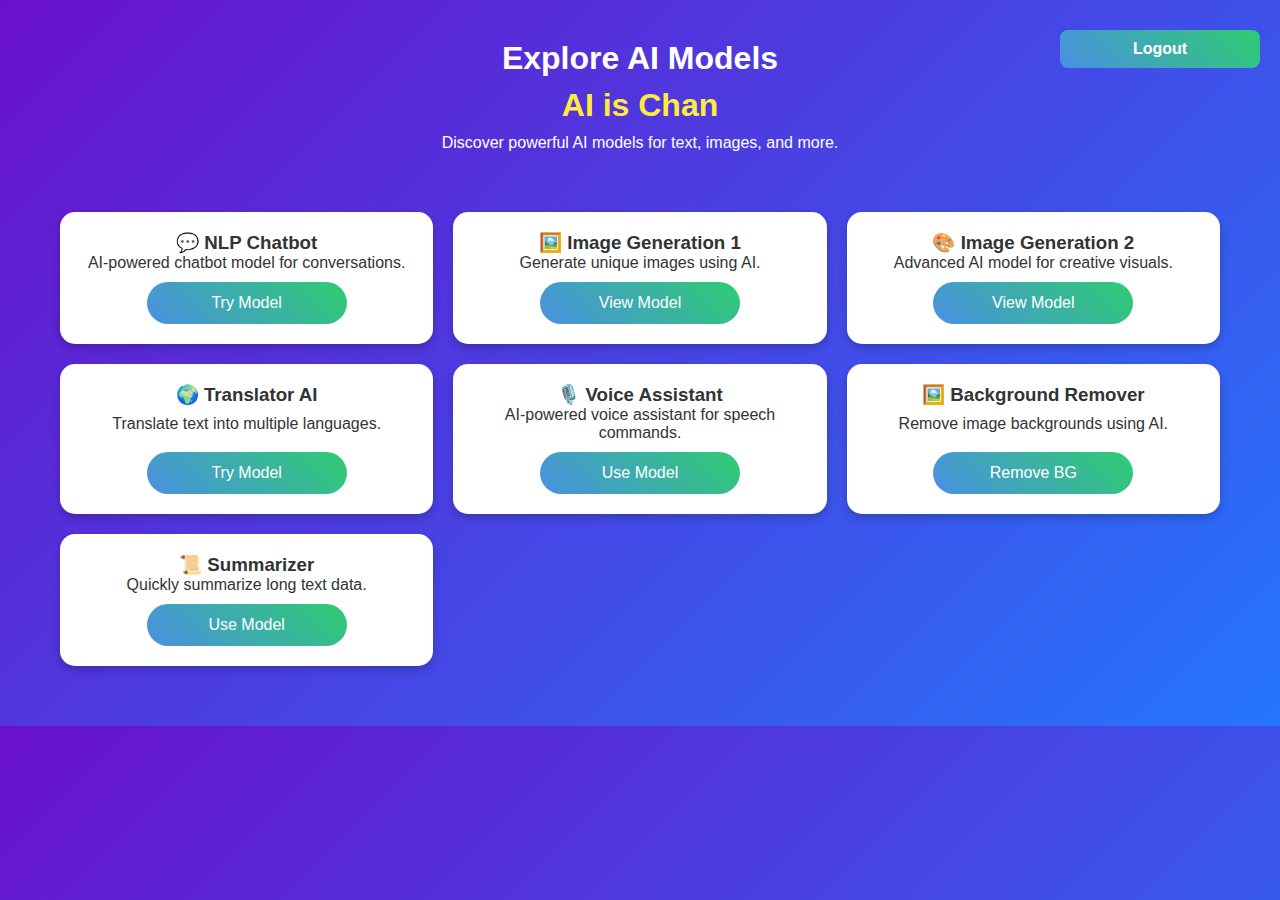
<file: index.html>
<!DOCTYPE html>
    <html lang="en">
    <head>
        <meta charset="UTF-8">
        <meta name="viewport" content="width=device-width, initial-scale=1.0">
        <title>AI Model Showcase</title>
        <link rel="stylesheet" href="styles.css">
    </head>
    <body>

        <header>
            <h1> Explore AI Models</h1>
            <h1 class="animated-text"><span> AI is </span><span id="changing-text"></span> </h1>
            <p>Discover powerful AI models for text, images, and more.</p>
            <button id="logout-btn" href="lo" class="btn">Logout</button>
        </header>

        <main class="card-container">
            <div class="ai-card">
                <h3>💬 NLP Chatbot</h3>
                <p>AI-powered chatbot model for conversations.</p>
                <a href="https://nlp-chatbot-6fyjyyghb6hhjrbdzemkrh.streamlit.app/" target="_blank" class="btn">Try Model</a>
            </div>

            <div class="ai-card">
                <h3>🖼️ Image Generation 1</h3>
                <p>Generate unique images using AI.</p>
                <a href="image1.html" class="btn">View Model</a>
            </div>

            <div class="ai-card">
                <h3>🎨 Image Generation 2</h3>
                <p>Advanced AI model for creative visuals.</p>
                <a href="image2.html" class="btn">View Model</a>
            </div>
            <div class="ai-card">
                <h3>🌍 Translator AI</h3>
                <p>Translate text into multiple languages.</p>
                <a href="TranslateApp/index.html" class="btn">Try Model</a>
            </div>
    
            <div class="ai-card">
                <h3>🎙️ Voice Assistant</h3>
                <p>AI-powered voice assistant for speech commands.</p>
                <a href="Virtual Assistant/index.html" class="btn">Use Model</a>
            </div>
    
            <div class="ai-card">
                <h3>🖼️ Background Remover</h3>
                <p>Remove image backgrounds using AI.</p>
                <a href="Backgound Remover/index.html" class="btn">Remove BG</a>
            </div>
    
            <div class="ai-card">
                <h3>📜 Summarizer</h3>
                <p>Quickly summarize long text data.</p>
                <a href="summarise.html" class="btn">Use Model</a>
            </div>
             
     <script>
        const phrases = ["Changing the World!", "powerful!", "the future!", "transforming industries!"];
        let index = 0;
        let charIndex = 0;
        let isDeleting = false;
        
        function typeEffect() {
            const textElement = document.getElementById("changing-text");
            const currentPhrase = phrases[index];
            
            if (isDeleting) {
                textElement.textContent = currentPhrase.substring(0, charIndex--);
            } else {
                textElement.textContent = currentPhrase.substring(0, charIndex++);
            }
            
            if (!isDeleting && charIndex === currentPhrase.length) {
                setTimeout(() => isDeleting = true, 1000);
            } else if (isDeleting && charIndex === 0) {
                isDeleting = false;
                index = (index + 1) % phrases.length;
            }
            setTimeout(typeEffect, isDeleting ? 100 : 150);
        }
        
        typeEffect();
        document.getElementById("logout-btn").addEventListener("click", function() {
        // Clear session storage and local storage
        sessionStorage.clear();
        localStorage.clear();
        
        // Redirect to the login page
        window.location.href = "login.html"; // Ensure "login.html" exists in the same directory
    });
    </script>
        </main>

    </body>
    </html>
</file>
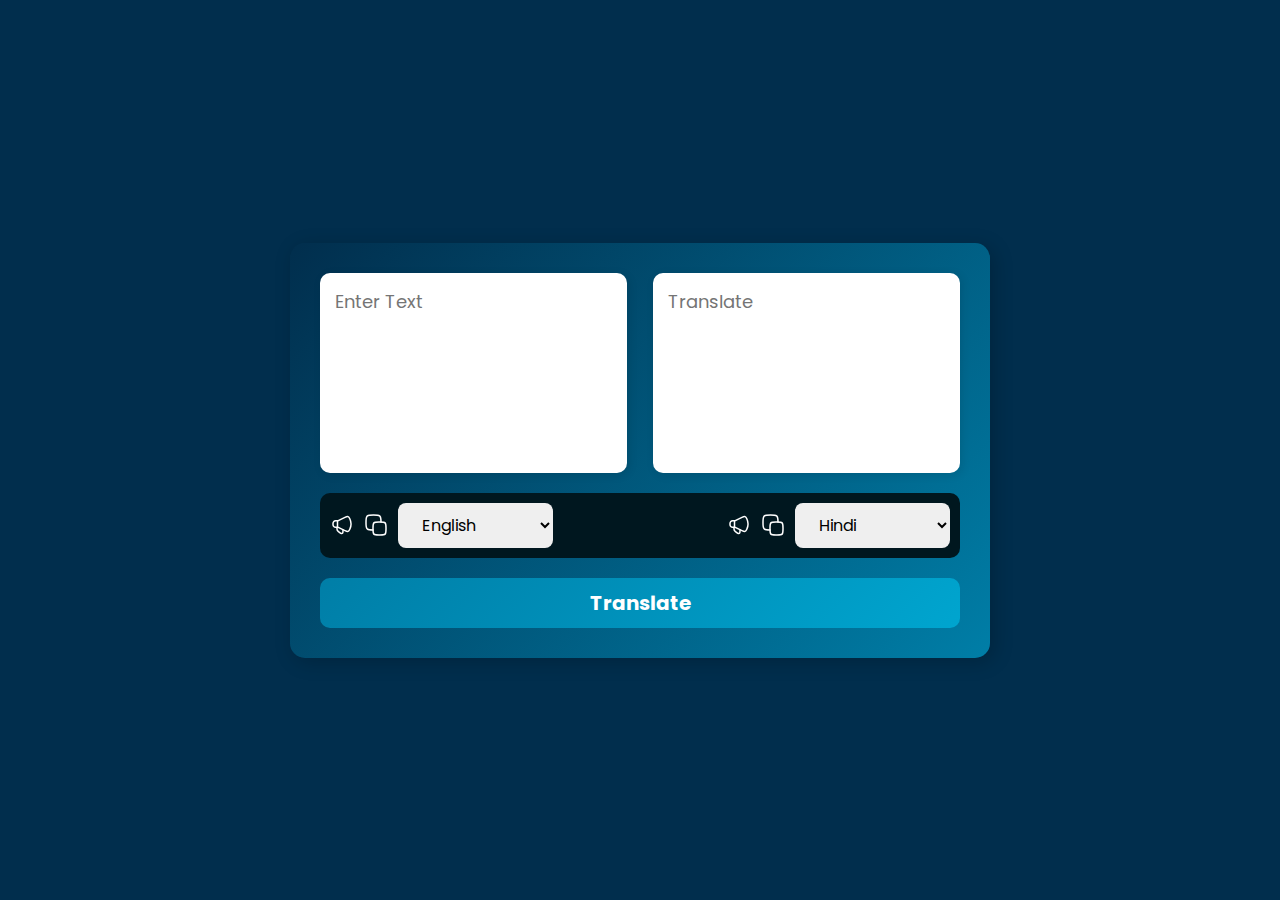
<file: TranslateApp/index.html>
<!DOCTYPE html>
<html lang="en">
<head>
    <meta charset="UTF-8">
    <meta name="viewport" content="width=device-width, initial-scale=1.0">
    <title>TranslateApp</title>
    <link rel="stylesheet" href="style.css">
</head>
<body>
    <div class="container">
        <div class="Text">
            <textarea name="" id="fromText" placeholder="Enter Text"></textarea>
            <textarea name="" id="toText" placeholder="Translate"></textarea>
        </div>
        <div class="selectArea">
            <div class="select1">
                <img src="speaker.svg" alt="" class="speaker" id="from">
                <img src="copy.svg" alt="" class="copy" id="from">
                <select name="" id="fselect">
                  
                </select>
            </div>
            <div class="select2">
                <img src="speaker.svg" alt="" class="speaker" id="to">
                <img src="copy.svg" alt="" class="copy" id="to">
                <select name="" id="sselect">
                    
                  
                </select>
            </div>
        </div>
        <button id="transfer">Translate</button>
    </div>
    <script src="countries.js"></script>
    <script src="script.js"></script>
</body>
</html>
</file>
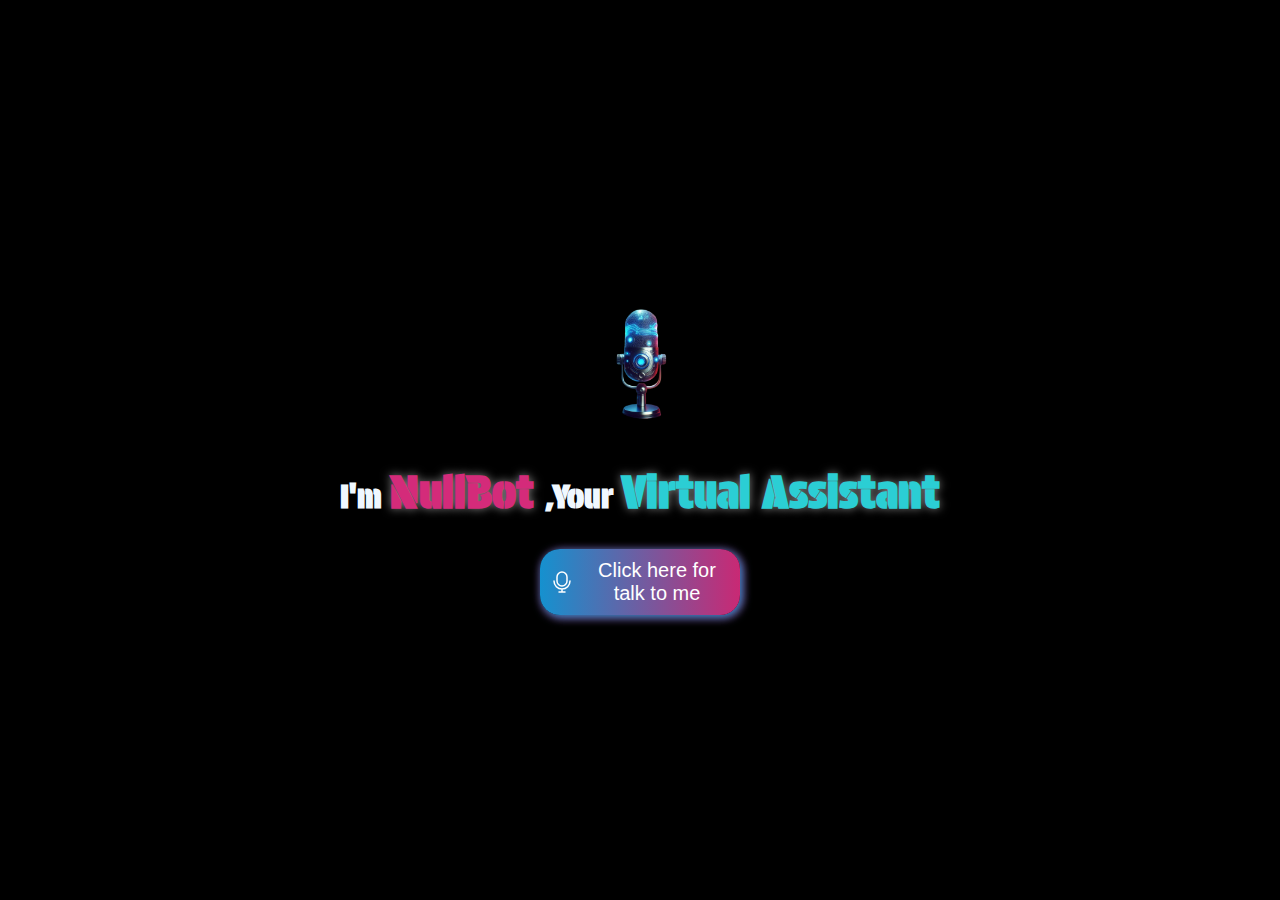
<file: Virtual Assistant/index.html>
<!DOCTYPE html>
<html lang="en">
<head>
    <meta charset="UTF-8">
    <meta name="viewport" content="width=device-width, initial-scale=1.0">
    <title>NullBot ,  My virtual assistant</title>
  <link rel="shortcut icon" href="logo.jpg" type="image/x-icon">
  <link rel="stylesheet" href="style.css">
</head>
<body>
    <img src="logo.jpg" alt="logo" id="logo">
    <h1>I'm <span id="name">NullBot </span>,Your <span id="va">Virtual Assistant</span></h1>
    <img src="voice.gif" alt="voice" id="voice">
    <button id="btn"><img src="mic.svg" alt="mic"><span id="content"> Click here for talk to me</span> </button>

    <script src="script.js"></script>
</body>
</html>
</file>
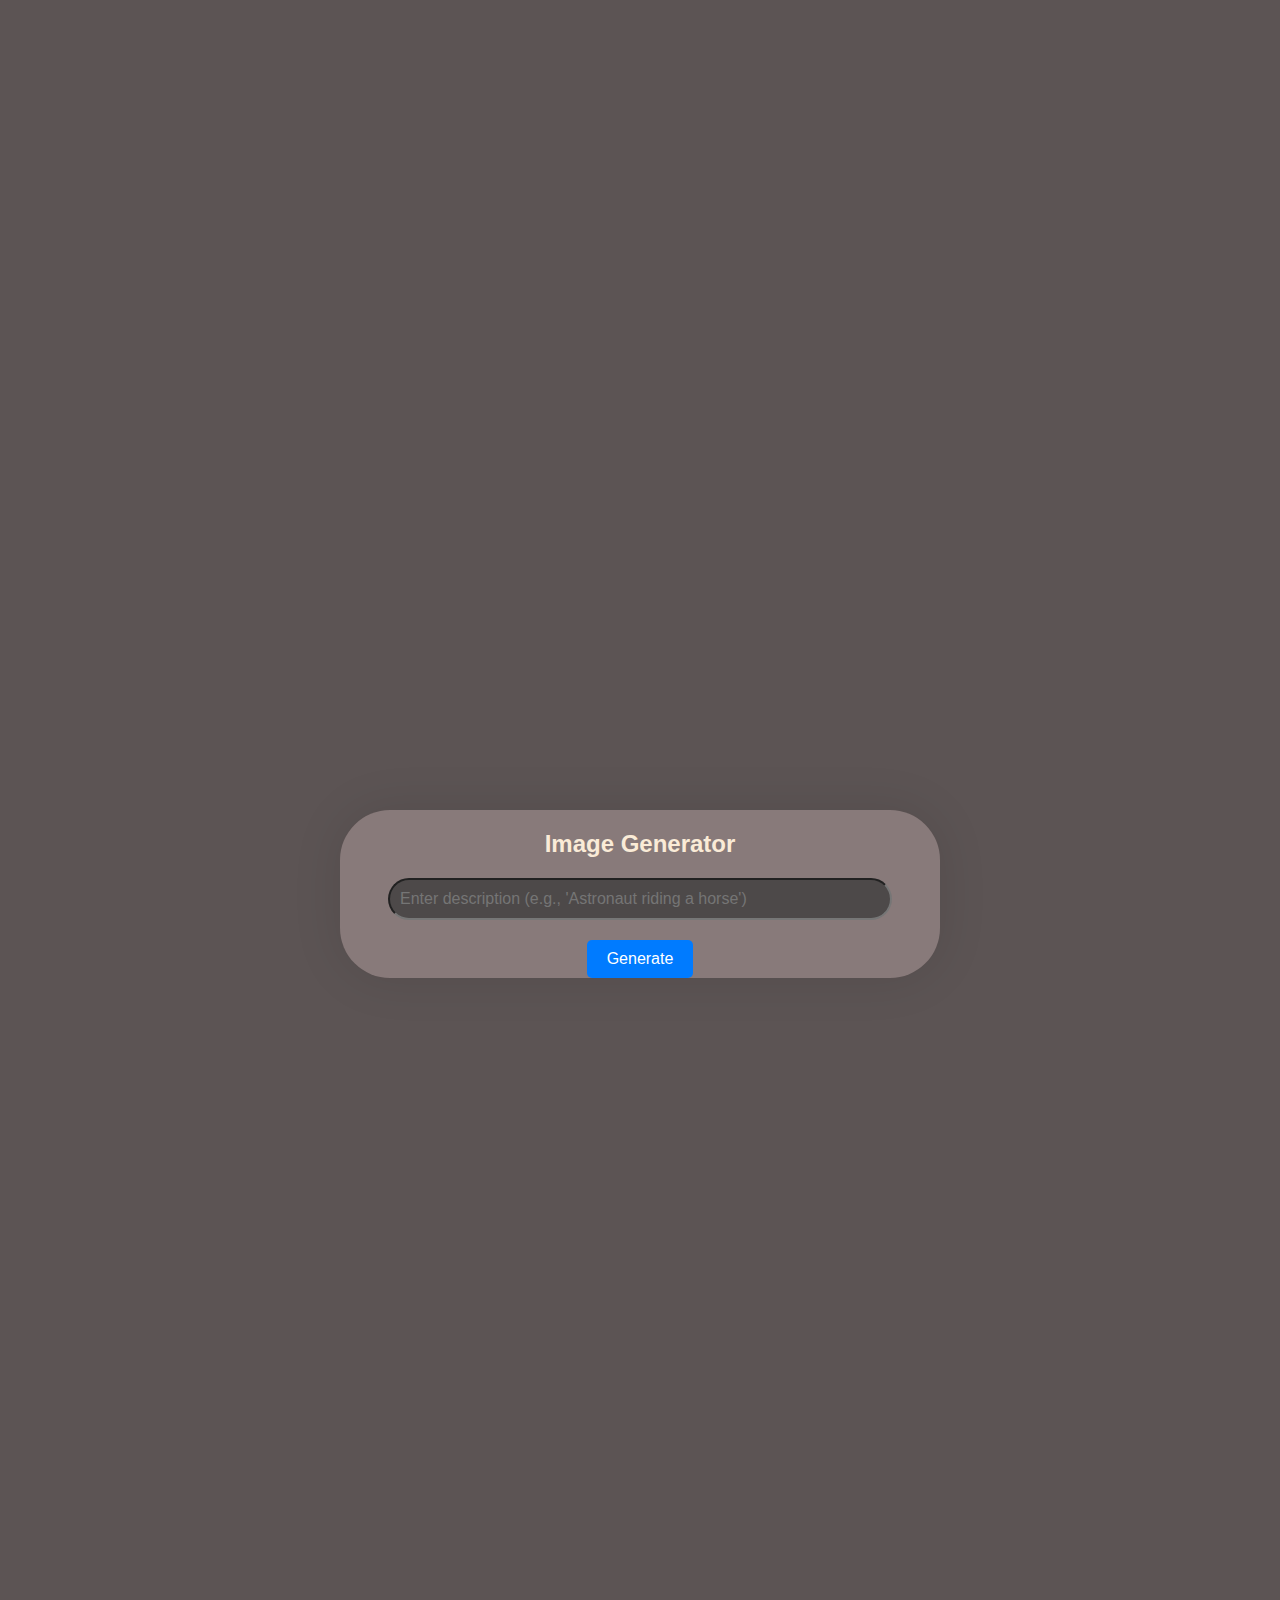
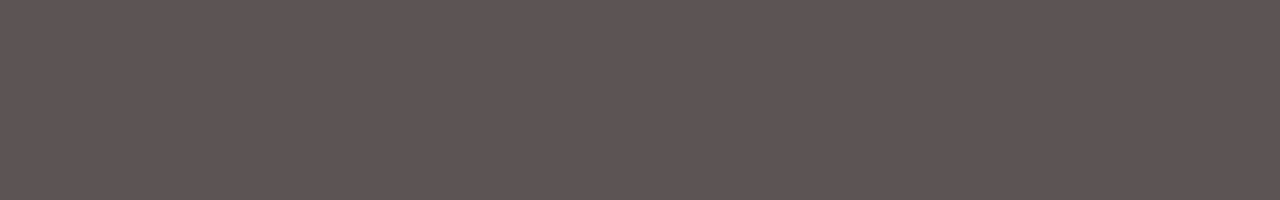
<file: image2.html>
<!DOCTYPE html>
<html lang="en">
<head>
    <meta charset="UTF-8">
    <meta name="viewport" content="width=device-width, initial-scale=1.0">
    <title>Image Generator</title>
    
    <style>
        body {
            font-family: Arial, sans-serif;
            margin: 0;
            padding: 0;
            display: flex;
            justify-content: center;
            align-items: center;
            height: 200vh;
            background-color: #5c5454;

        }
        .container {
            text-align: center;
            background-color: rgb(136, 122, 122);
            paddigng: 20px;
            border-radius: 50px;
            box-shadow: 0 0 50px rgba(12, 12, 12, 0.1);
            width: 600px;
            color: antiquewhite;

        }
        input[type="text"] {
            padding: 10px;
            width: 80%;
            margin-bottom: 20px;
            font-size: 16px;
            background-color: rgb(77, 73, 73);
            color: white;
            border-radius: 50px;
        }
        button {
            padding: 10px 20px;
            background-color: #007bff;
            color: white;
            border: none;
            font-size: 16px;
            cursor: pointer;
            border-radius: 5px;
        }
        button:disabled {
            background-color: #ccc;
        }
        #loader {
            display: none;
            font-size: 24px;
            color: #007bff;
        }
        #output {
            margin-top: 20px;
            display: none;
        }
        img {
            max-width: 100%;
            border-radius: 8px;
        }
        .download-btn {
            margin-top: 10px;
            padding: 10px 20px;
            background-color: #28a745;
            color: white;
            border: none;
            cursor: pointer;
            border-radius: 5px;
            display: none;
        }
    </style>
</head>
<body>
    
    <div class="container" style="margin-bottom: 1%;">
        <h2>Image Generator</h2>
        <input type="text" id="inputText" placeholder="Enter description (e.g., 'Astronaut riding a horse')">
        <button id="generateButton">Generate</button>
        <div id="loader">Generating image...</div>
        <div id="output">
            <img id="generatedImage" alt="Generated Image">
            <a id="downloadButton" class="download-btn" download>Download Image</a>
        </div>
    </div>

    <script>
        async function query(data) {
            const response = await fetch(
                "https://api-inference.huggingface.co/models/stabilityai/stable-diffusion-xl-base-1.0",
                {
                    headers: {
                        Authorization: "Bearer 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", // Replace with your actual Hugging Face API key
                        "Content-Type": "application/json",
                    },
                    method: "POST",
                    body: JSON.stringify(data),
                }
            );
            const result = await response.blob();
            return result;
        }

        document.getElementById('generateButton').addEventListener('click', async function() {
            const inputText = document.getElementById('inputText').value;
               
            if (!inputText) {
                alert('Please enter a description!');
                return;
            }

            // Show loader and hide output
            document.getElementById('loader').style.display = 'block';
            document.getElementById('output').style.display = 'none';
            document.getElementById('downloadButton').style.display = 'none';

            const data = {
                inputs: inputText
            };

            try {
                const imageBlob = await query(data);
                const imageUrl = URL.createObjectURL(imageBlob);

                // Display generated image and download button
                document.getElementById('generatedImage').src = imageUrl;
                document.getElementById('output').style.display = 'block';
                document.getElementById('downloadButton').href = imageUrl;
                document.getElementById('downloadButton').style.display = 'inline-block';
            } catch (error) {
                alert('Failed to generate image. Please try again later.');
            } finally {
                // Hide loader
                document.getElementById('loader').style.display = 'none';
            }
        });
    </script>
</body>
</html>
</file>
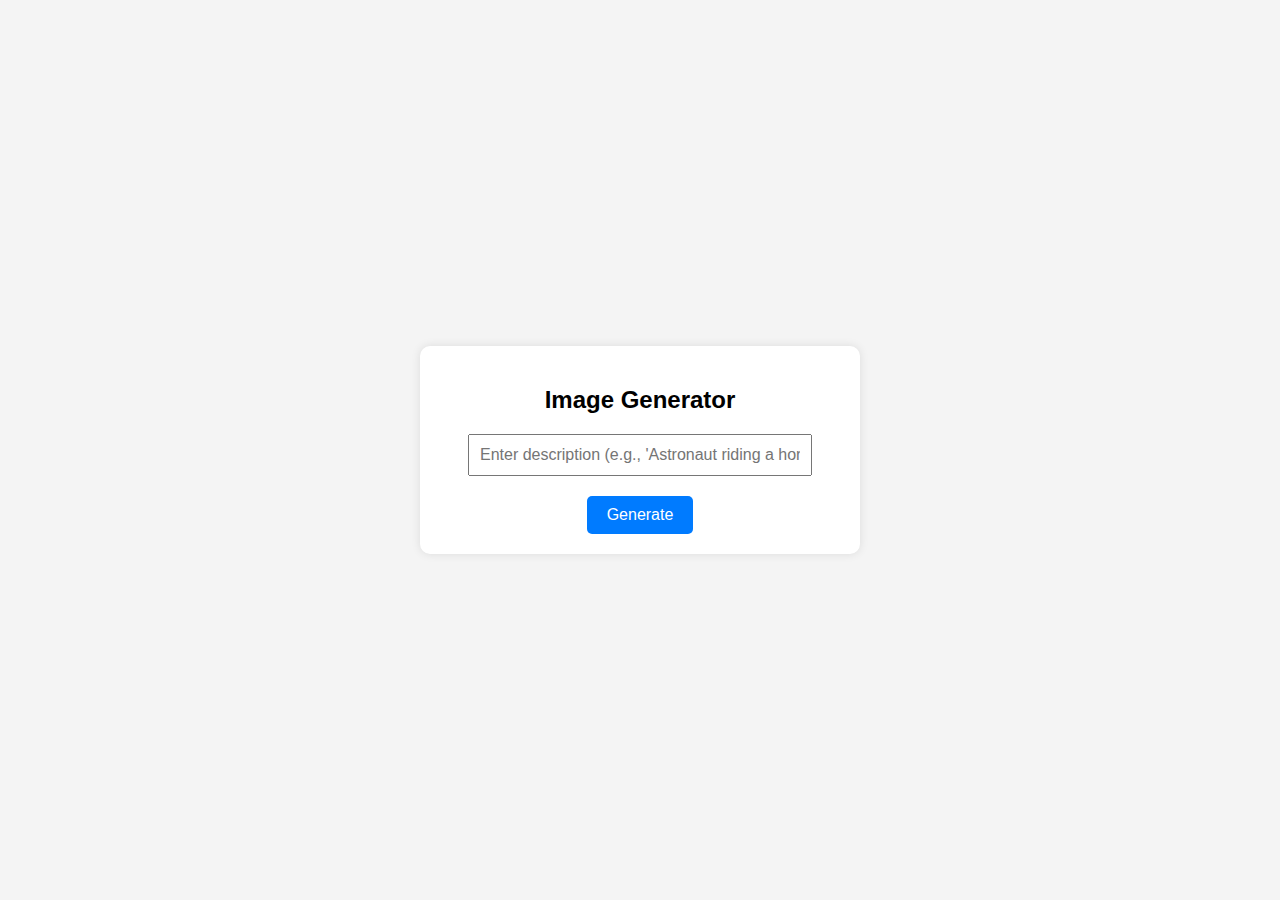
<file: image3.html>
<!DOCTYPE html>
<html lang="en">
<head>
    <meta charset="UTF-8">
    <meta name="viewport" content="width=device-width, initial-scale=1.0">
    <title>Image Generator</title>
    
    <style>
        body {
            font-family: Arial, sans-serif;
            margin: 0;
            padding: 0;
            display: flex;
            justify-content: center;
            align-items: center;
            height: 100vh;
            background-color: #f4f4f4;
        }
        .container {
            text-align: center;
            background-color: white;
            padding: 20px;
            border-radius: 10px;
            box-shadow: 0 0 10px rgba(0, 0, 0, 0.1);
            width: 400px;
        }
        input[type="text"] {
            padding: 10px;
            width: 80%;
            margin-bottom: 20px;
            font-size: 16px;
        }
        button {
            padding: 10px 20px;
            background-color: #007bff;
            color: white;
            border: none;
            font-size: 16px;
            cursor: pointer;
            border-radius: 5px;
        }
        button:disabled {
            background-color: #ccc;
        }
        #loader {
            display: none;
            font-size: 24px;
            color: #007bff;
        }
        #output {
            margin-top: 20px;
            display: none;
        }
        img {
            max-width: 100%;
            border-radius: 8px;
        }
        .download-btn {
            margin-top: 10px;
            padding: 10px 20px;
            background-color: #28a745;
            color: white;
            border: none;
            cursor: pointer;
            border-radius: 5px;
            display: none;
        }
    </style>
</head>
<body>
    <div class="container">
        <h2>Image Generator</h2>
        <input type="text" id="inputText" placeholder="Enter description (e.g., 'Astronaut riding a horse')">
        <button id="generateButton">Generate</button>
        <div id="loader">Generating image...</div>
        <div id="output">
            <img id="generatedImage" alt="Generated Image">
            <a id="downloadButton" class="download-btn" download>Download Image</a>
        </div>
    </div>

    <script>
        async function query(data) {
            const response = await fetch(
                "https://api-inference.huggingface.co/models/taki0112/lora-trained-xl_line-drawings_split",
                {
                    headers: {
                        Authorization: "Bearer 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", // Replace with your actual Hugging Face API key
                        "Content-Type": "application/json",
                    },
                    method: "POST",
                    body: JSON.stringify(data),
                }
            );
            const result = await response.blob();
            return result;
        }

        document.getElementById('generateButton').addEventListener('click', async function() {
            const inputText = document.getElementById('inputText').value;

            if (!inputText) {
                alert('Please enter a description!');
                return;
            }

            // Show loader and hide output
            document.getElementById('loader').style.display = 'block';
            document.getElementById('output').style.display = 'none';
            document.getElementById('downloadButton').style.display = 'none';

            const data = {
                inputs: inputText
            };

            try {
                const imageBlob = await query(data);
                const imageUrl = URL.createObjectURL(imageBlob);

                // Display generated image and download button
                document.getElementById('generatedImage').src = imageUrl;
                document.getElementById('output').style.display = 'block';
                document.getElementById('downloadButton').href = imageUrl;
                document.getElementById('downloadButton').style.display = 'inline-block';
            } catch (error) {
                alert('Failed to generate image. Please try again later.');
            } finally {
                // Hide loader
                document.getElementById('loader').style.display = 'none';
            }
        });
    </script>
</body>
</html>
</file>
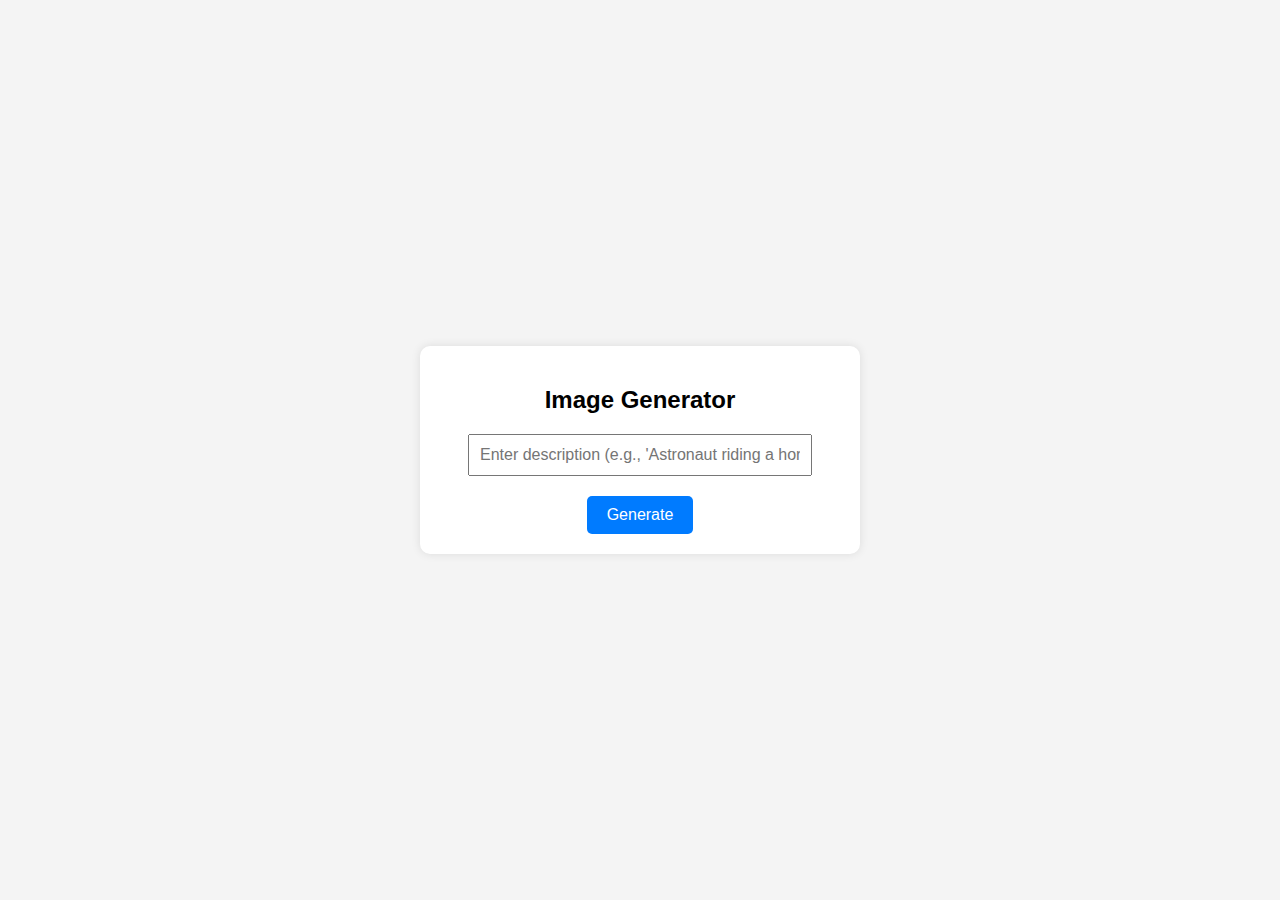
<file: image4.html>
<!DOCTYPE html>
<html lang="en">
<head>
    <meta charset="UTF-8">
    <meta name="viewport" content="width=device-width, initial-scale=1.0">
    <title>Image Generator</title>
    
    <style>
        body {
            font-family: Arial, sans-serif;
            margin: 0;
            padding: 0;
            display: flex;
            justify-content: center;
            align-items: center;
            height: 100vh;
            background-color: #f4f4f4;
        }
        .container {
            text-align: center;
            background-color: white;
            padding: 20px;
            border-radius: 10px;
            box-shadow: 0 0 10px rgba(0, 0, 0, 0.1);
            width: 400px;
        }
        input[type="text"] {
            padding: 10px;
            width: 80%;
            margin-bottom: 20px;
            font-size: 16px;
        }
        button {
            padding: 10px 20px;
            background-color: #007bff;
            color: white;
            border: none;
            font-size: 16px;
            cursor: pointer;
            border-radius: 5px;
        }
        button:disabled {
            background-color: #ccc;
        }
        #loader {
            display: none;
            font-size: 24px;
            color: #007bff;
        }
        #output {
            margin-top: 20px;
            display: none;
        }
        img {
            max-width: 100%;
            border-radius: 8px;
        }
        .download-btn {
            margin-top: 10px;
            padding: 10px 20px;
            background-color: #28a745;
            color: white;
            border: none;
            cursor: pointer;
            border-radius: 5px;
            display: none;
        }
    </style>
</head>
<body>
    <div class="container">
        <h2>Image Generator</h2>
        <input type="text" id="inputText" placeholder="Enter description (e.g., 'Astronaut riding a horse')">
        <button id="generateButton">Generate</button>
        <div id="loader">Generating image...</div>
        <div id="output">
            <img id="generatedImage" alt="Generated Image">
            <a id="downloadButton" class="download-btn" download>Download Image</a>
        </div>
    </div>

    <script>
        async function query(data) {
            const response = await fetch(
                "https://api-inference.huggingface.co/models/prithivMLmods/Canopus-Pencil-Art-LoRA",
                {
                    headers: {
                        Authorization: "Bearer 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", // Replace with your actual Hugging Face API key
                        "Content-Type": "application/json",
                    },
                    method: "POST",
                    body: JSON.stringify(data),
                }
            );
            const result = await response.blob();
            return result;
        }

        document.getElementById('generateButton').addEventListener('click', async function() {
            const inputText = document.getElementById('inputText').value;

            if (!inputText) {
                alert('Please enter a description!');
                return;
            }

            // Show loader and hide output
            document.getElementById('loader').style.display = 'block';
            document.getElementById('output').style.display = 'none';
            document.getElementById('downloadButton').style.display = 'none';

            const data = {
                inputs: inputText
            };

            try {
                const imageBlob = await query(data);
                const imageUrl = URL.createObjectURL(imageBlob);

                // Display generated image and download button
                document.getElementById('generatedImage').src = imageUrl;
                document.getElementById('output').style.display = 'block';
                document.getElementById('downloadButton').href = imageUrl;
                document.getElementById('downloadButton').style.display = 'inline-block';
            } catch (error) {
                alert('Failed to generate image. Please try again later.');
            } finally {
                // Hide loader
                document.getElementById('loader').style.display = 'none';
            }
        });
    </script>
</body>
</html>
</file>
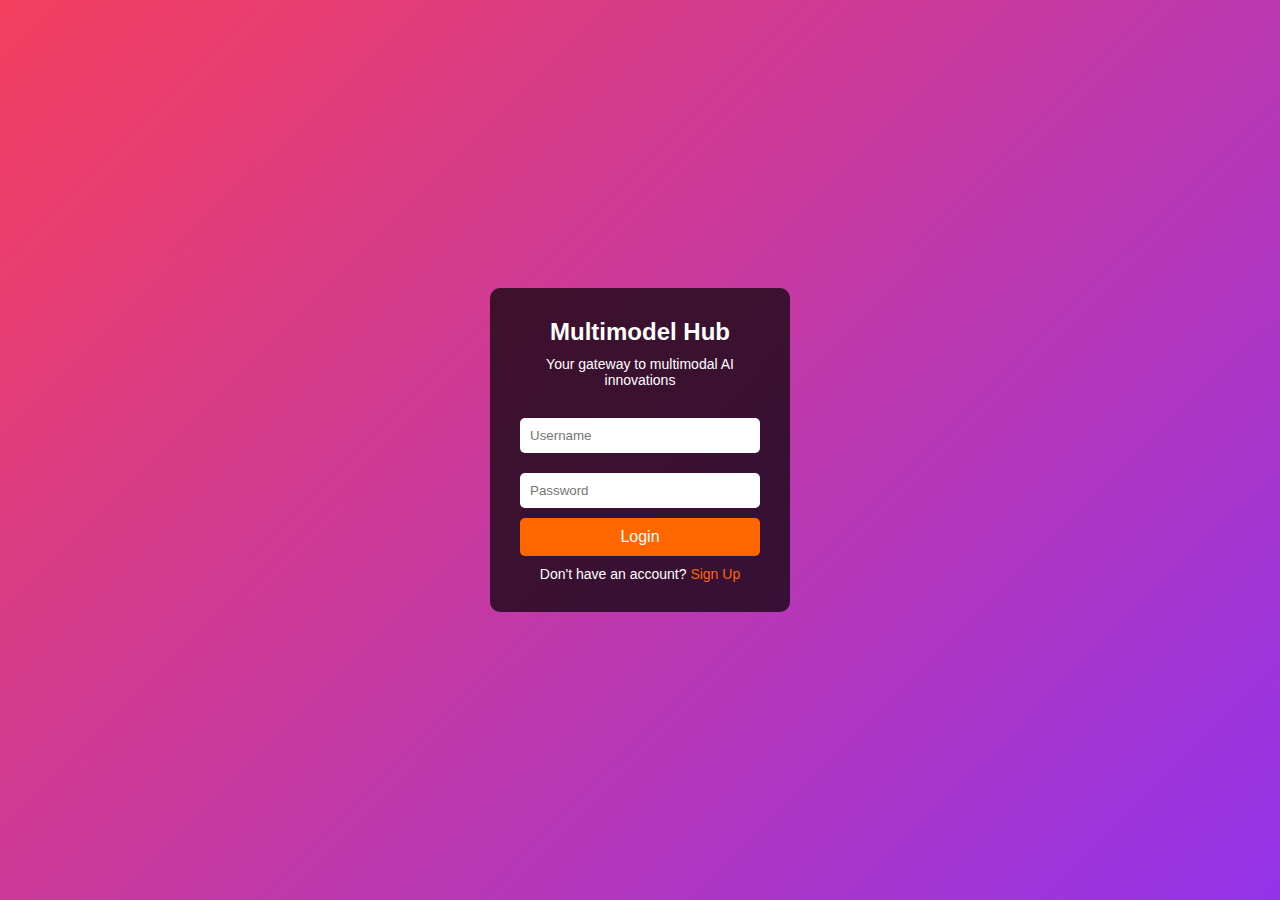
<file: login.html>
<!DOCTYPE html>
<html lang="en">
<head>
    <meta charset="UTF-8">
    <meta name="viewport" content="width=device-width, initial-scale=1.0">
    <title>Multimode Hub - Login</title>
    <link rel="stylesheet" href="login.css">
</head>
<body>

    <div class="login-container">
        <h1 class="title">Multimodel Hub</h1>
        <p class="description">Your gateway to multimodal AI innovations</p>

        <form id="login-form">
            <input type="text" id="username" name="username" placeholder="Username" required>
            <input type="password" id="password" name="password" placeholder="Password" required>
            <button type="submit">Login</button>
        </form>

        <p id="message"></p>
        <p class="signup-text">Don't have an account? <a href="signup.html">Sign Up</a></p>
    </div>

    <script src="login.js"></script>
</body>
</html>
</file>
<file: styles.css>
/* General Styles */
* {
    margin: 0;
    padding: 0;
    box-sizing: border-box;
    font-family: Arial, sans-serif;
}

body {
    text-align: center;
    background: linear-gradient(135deg, #6a11cb, #2575fc);
    color: white;
    padding: 20px;
}

/* Header Styling */
header {
    padding: 20px;
}

h1 {
    font-size: 2rem;
    margin-bottom: 10px;
}

/* Animated Text */
.animated-text span {
    font-weight: bold;
    color: #ffeb3b;
}

/* Card Container */
.card-container {
    display: grid;
    grid-template-columns: repeat(auto-fit, minmax(280px, 1fr));
    gap: 20px;
    max-width: 1200px;
    margin: 20px auto;
    padding: 20px;
}

/* AI Model Cards */
.ai-card {
    background: white;
    color: #333;
    border-radius: 15px;
    padding: 20px;
    text-align: center;
    box-shadow: 0 4px 10px rgba(0, 0, 0, 0.2);
    transition: transform 0.3s ease-in-out;
    display: flex;
    flex-direction: column;
    justify-content: space-between;
    height: 100%;
}

.ai-card:hover {
    transform: translateY(-5px);
}

/* Button Fix */
.btn {
    background: linear-gradient(45deg, #4a90e2, #2ecc71);
    color: white;
    padding: 12px 0; /* Uniform padding */
    font-size: 1rem;
    text-decoration: none;
    border-radius: 25px;
    transition: background 0.3s ease-in-out;
    display: block;
    text-align: center;
    width: 100%; /* Ensure all buttons are same width */
    max-width: 200px; /* Prevent them from stretching too much */
    margin: 10px auto 0; /* Align buttons properly */
}

.btn:hover {
    background: linear-gradient(45deg, #2ecc71, #4a90e2);
}

/* Responsive Design */
@media (max-width: 768px) {
    .card-container {
        grid-template-columns: repeat(2, 1fr);
    }
}

@media (max-width: 480px) {
    .card-container {
        grid-template-columns: repeat(1, 1fr);
    }
}
/* Logout Button Styling */
#logout-btn {
    background-color: #ff4d4d; /* Red color */
    color: white;
    border: none;
    padding: 10px 20px;
    font-size: 16px;
    font-weight: bold;
    cursor: pointer;
    border-radius: 8px;
    transition: 0.3s ease;
    position: absolute;
    top: 20px;
    right: 20px;
}

#logout-btn:hover {
    background-color: #cc0000; /* Darker red on hover */
}
</file>
<file: TranslateApp/style.css>
@import url('https://fonts.googleapis.com/css2?family=Poppins:wght@100;200;300;400;500;600;700;800;900&display=swap');
* {
    margin: 0;
    padding: 0;
    font-family: "Poppins", sans-serif;
    box-sizing: border-box;
}

body {
    background-color: #012E4D;
    width: 100vw;
    height: 100vh;
    display: flex;
    align-items: center;
    justify-content: center;
}

.container {
    width: 700px;
    height: auto;
    background: linear-gradient(135deg, #012E4D, #007EA7);
    display: flex;
    flex-direction: column;
    align-items: center;
    justify-content: center;
    padding: 30px;
    box-shadow: 4px 4px 20px rgba(0, 0, 0, 0.2);
    border-radius: 15px;
}

.Text {
    width: 100%;
    display: flex;
    justify-content: space-between;
    gap: 20px;
    margin-bottom: 20px;
}

#fromText, #toText {
    width: 48%;
    min-height: 200px;
    color: black;
    background-color: white;
    font-size: 18px;
    padding: 15px;
    border: none;
    border-radius: 10px;
    box-shadow: 2px 2px 10px rgba(0, 0, 0, 0.1);
    resize: none;
}

.selectArea {
    width: 100%;
    display: flex;
    justify-content: space-between;
    background-color: #00171F;
    padding: 10px;
    border-radius: 10px;
}

.select1, .select2 {
    display: flex;
    align-items: center;
    gap: 10px;
}

#fselect, #sselect {
    padding: 10px 20px;
    font-size: 16px;
    border: none;
    border-radius: 8px;
    cursor: pointer;
}

#transfer {
    width: 100%;
    height: 50px;
    background: linear-gradient(135deg, #007EA7, #00A5CF);
    margin-top: 20px;
    color: white;
    font-size: 20px;
    font-weight: bold;
    border: none;
    border-radius: 10px;
    cursor: pointer;
    transition: 0.3s;
}

#transfer:hover {
    background: linear-gradient(135deg, #005F80, #008CBF);
}

.speaker, .copy {
    cursor: pointer;
    transition: 0.3s;
}

.speaker:hover, .copy:hover {
    transform: scale(1.2);
}

@keyframes fadeIn {
    from {
        opacity: 0;
        transform: translateY(-10px);
    }
    to {
        opacity: 1;
        transform: translateY(0);
    }
}

.container {
    animation: fadeIn 0.5s ease-in-out;
}
</file>
<file: Virtual Assistant/style.css>
@import url('https://fonts.googleapis.com/css2?family=Protest+Guerrilla&display=swap');

* {
    margin: 0;
    padding: 0;
    box-sizing: border-box;
}

body {
    width: 100%;
    height: 100vh;
    background-color: black;
    display: flex;
    align-items: center;
    justify-content: center;
    gap: 30px;
    flex-direction: column;
    animation: fadeIn 1s ease-in-out;
}

/* LOGO ANIMATION */
#logo {
    width: 20vw;
    max-width: 150px;
    transition: transform 0.5s ease-in-out;
}

#logo:hover {
    transform: scale(1.1) rotate(5deg);
}

/* TEXT STYLES */
h1 {
    color: aliceblue;
    font-family: "Protest Guerrilla", sans-serif;
    text-align: center;
}

/* GLOWING TEXT EFFECT */
#name, #va {
    font-size: 45px;
    font-weight: bold;
    text-shadow: 0 0 10px rgba(255, 255, 255, 0.5);
    transition: text-shadow 0.5s ease-in-out;
}

#name {
    color: rgb(212, 43, 122);
    animation: glowPink 1.5s infinite alternate;
}

#va {
    color: rgb(43, 206, 212);
    animation: glowBlue 1.5s infinite alternate;
}

/* VOICE ICON */
#voice {
    width: 100px;
    display: none;
}

/* BUTTON STYLING */
#btn {
    max-width: 200px;
    width: 80%;
    background: linear-gradient(to right, rgb(21, 145, 207), rgb(201, 41, 116));
    padding: 10px;
    display: flex;
    align-items: center;
    justify-content: center;
    gap: 10px;
    font-size: 20px;
    border-radius: 20px;
    color: white;
    box-shadow: 2px 2px 10px rgb(21, 145, 207), 2px 2px 10px rgb(201, 41, 116);
    border: none;
    transition: all 0.5s;
    cursor: pointer;
    animation: pulse 1.5s infinite;
}

/* BUTTON HOVER EFFECT */
#btn:hover {
    box-shadow: 2px 2px 20px rgb(21, 145, 207), 2px 2px 20px rgb(201, 41, 116);
    letter-spacing: 2px;
    animation: bounce 0.5s;
}

/* ANIMATIONS */
@keyframes fadeIn {
    from {
        opacity: 0;
        transform: translateY(-20px);
    }
    to {
        opacity: 1;
        transform: translateY(0);
    }
}

@keyframes glowPink {
    from {
        text-shadow: 0 0 10px rgba(212, 43, 122, 0.5);
    }
    to {
        text-shadow: 0 0 20px rgba(212, 43, 122, 1);
    }
}

@keyframes glowBlue {
    from {
        text-shadow: 0 0 10px rgba(43, 206, 212, 0.5);
    }
    to {
        text-shadow: 0 0 20px rgba(43, 206, 212, 1);
    }
}

@keyframes pulse {
    0% {
        transform: scale(1);
    }
    50% {
        transform: scale(1.05);
    }
    100% {
        transform: scale(1);
    }
}

@keyframes bounce {
    0%, 100% {
        transform: translateY(0);
    }
    50% {
        transform: translateY(-5px);
    }
}
</file>
<file: login.css>
* {
    margin: 0;
    padding: 0;
    box-sizing: border-box;
    font-family: Arial, sans-serif;
}

body {
    display: flex;
    justify-content: center;
    align-items: center;
    height: 100vh;
    background-color: black;
    overflow: hidden;
}

.video-container {
    position: fixed;
    top: 0;
    left: 0;
    width: 100%;
    height: 100%;
    z-index: -1;
    overflow: hidden;
}

video {
    width: 100%;
    height: 100%;
    object-fit: cover;
}

.login-container {
    background: rgba(0, 0, 0, 0.7);
    color: white;
    padding: 30px;
    border-radius: 10px;
    text-align: center;
    width: 300px;
    animation: fadeIn 1.5s ease-in-out;
}

@keyframes fadeIn {
    from {
        opacity: 0;
        transform: translateY(-20px);
    }
    to {
        opacity: 1;
        transform: translateY(0);
    }
}

.title {
    font-size: 24px;
    font-weight: bold;
    margin-bottom: 10px;
}

.description {
    font-size: 14px;
    margin-bottom: 20px;
}

input {
    width: 100%;
    padding: 10px;
    margin: 10px 0;
    border: none;
    border-radius: 5px;
}

button {
    width: 100%;
    padding: 10px;
    background: #ff6600;
    border: none;
    border-radius: 5px;
    color: white;
    cursor: pointer;
    font-size: 16px;
    transition: background 0.3s ease;
}

button:hover {
    background: #cc5500;
}

.signup-text {
    margin-top: 10px;
    font-size: 14px;
}

.signup-text a {
    color: #ff6600;
    text-decoration: none;
}
body {
    font-family: Arial, sans-serif;
    background: linear-gradient(-45deg, #34d399, #3b82f6, #9333ea, #f43f5e);
    background-size: 300% 300%;
    animation: gradientMove 8s ease infinite;
    margin: 0;
    padding: 20px;
    display: flex;
    flex-direction: column;
    align-items: center;
    justify-content: center;
    min-height: 100vh;
}

/* Gradient Background Animation */
@keyframes gradientMove {
    0% { background-position: 0% 50%; }
    50% { background-position: 100% 50%; }
    100% { background-position: 0% 50%; }
}
</file>
